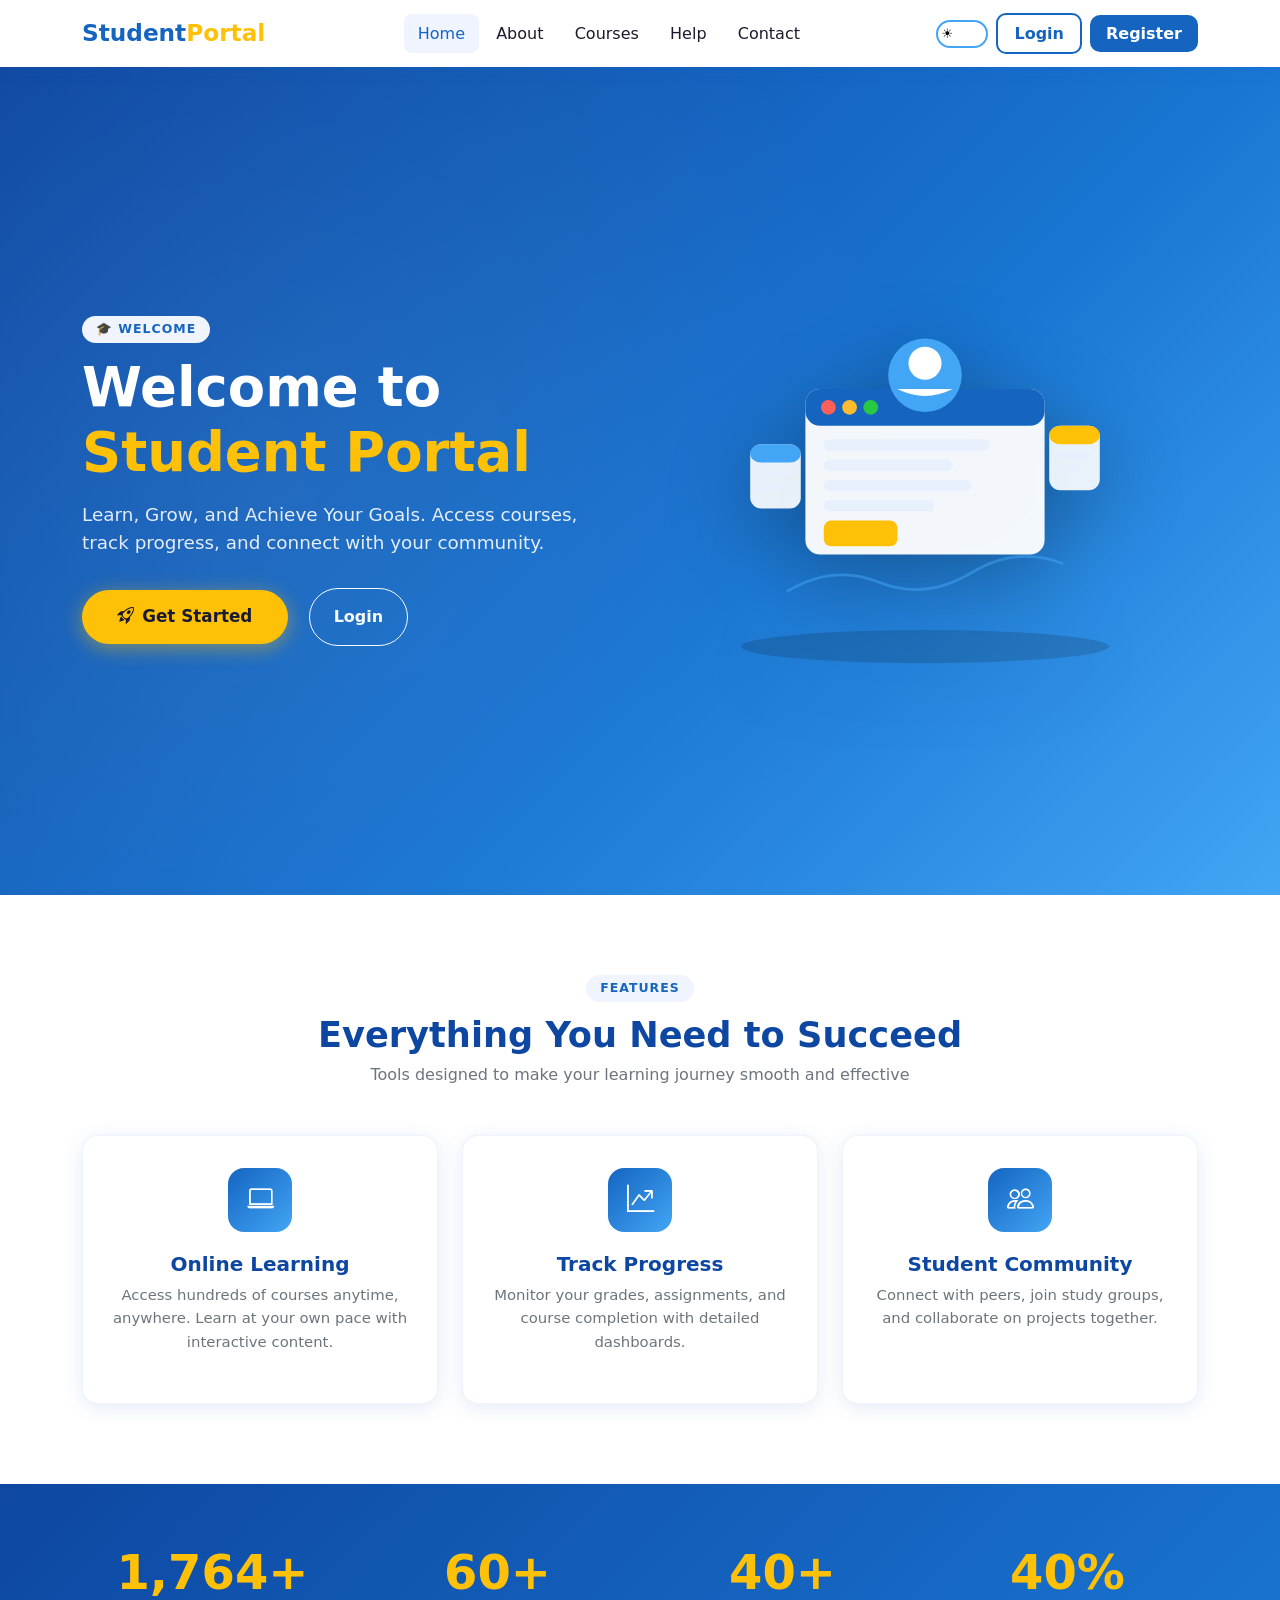
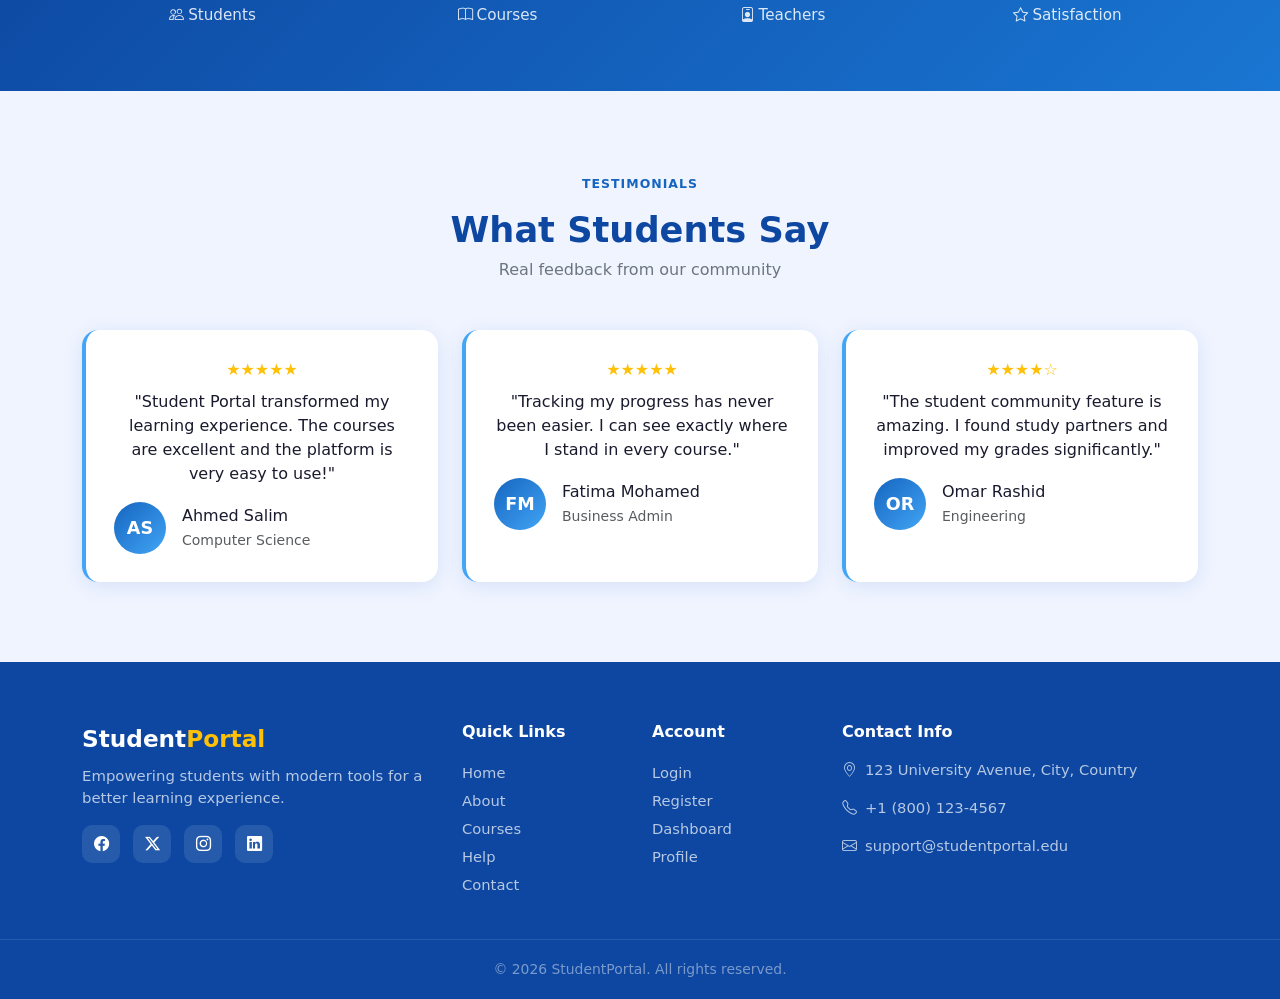
<file: index.html>
﻿<!DOCTYPE html>
<html lang="en">
<head>
<meta charset="UTF-8"/>
<meta name="viewport" content="width=device-width, initial-scale=1.0"/>
<title>Student Portal - Home</title>
<link href="https://cdn.jsdelivr.net/npm/bootstrap@5.3.2/dist/css/bootstrap.min.css" rel="stylesheet"/>
<link href="https://cdn.jsdelivr.net/npm/bootstrap-icons@1.11.3/font/bootstrap-icons.min.css" rel="stylesheet"/>
<link href="css/style.css" rel="stylesheet"/>
</head>
<body>
<!-- Loading -->
<div id="loader"><div class="ld-logo">Student<span>Portal</span></div><div class="ld-spin"></div></div>
<!-- Toasts -->
<div id="toasts"></div>
<!-- Navbar -->
<nav class="navbar navbar-expand-lg">
  <div class="container">
    <a class="navbar-brand" href="index.html">Student<span>Portal</span></a>
    <button class="navbar-toggler border-0" type="button" data-bs-toggle="collapse" data-bs-target="#nav"><i class="bi bi-list fs-4"></i></button>
    <div class="collapse navbar-collapse" id="nav">
      <ul class="navbar-nav mx-auto gap-1">
        <li class="nav-item"><a class="nav-link active" href="index.html">Home</a></li>
        <li class="nav-item"><a class="nav-link" href="#about">About</a></li>
        <li class="nav-item"><a class="nav-link" href="#courses">Courses</a></li>
        <li class="nav-item"><a class="nav-link" href="help.html">Help</a></li>
        <li class="nav-item"><a class="nav-link" href="contact.html">Contact</a></li>
      </ul>
      <div class="d-flex align-items-center gap-2">
        <button id="darkBtn" aria-label="Toggle dark mode"></button>
        <a href="login.html" class="nav-link btn-login">Login</a>
        <a href="register.html" class="nav-link btn-reg">Register</a>
      </div>
    </div>
  </div>
</nav>

<!-- Hero -->
<section class="hero">
  <div class="container position-relative">
    <div class="row align-items-center">
      <div class="col-lg-6 mb-4 mb-lg-0">
        <span class="sec-badge">🎓 Welcome</span>
        <h1 class="hero-title">Welcome to<br><span style="color:#FFC107">Student Portal</span></h1>
        <p class="hero-sub">Learn, Grow, and Achieve Your Goals. Access courses, track progress, and connect with your community.</p>
        <a href="register.html" class="btn-hero"><i class="bi bi-rocket-takeoff"></i> Get Started</a>
        <a href="login.html" class="btn btn-outline-light ms-3 px-4 py-3 rounded-pill fw-bold">Login</a>
      </div>
      <div class="col-lg-6 text-center">
        <svg class="hero-img" viewBox="0 0 500 400" xmlns="http://www.w3.org/2000/svg">
          <ellipse cx="250" cy="380" rx="200" ry="18" fill="rgba(0,0,0,0.15)"/>
          <rect x="120" y="100" width="260" height="180" rx="16" fill="#fff" opacity=".95"/>
          <rect x="120" y="100" width="260" height="40" rx="16" fill="#1565C0"/>
          <circle cx="145" cy="120" r="8" fill="#ff5f57"/><circle cx="168" cy="120" r="8" fill="#febc2e"/><circle cx="191" cy="120" r="8" fill="#28c840"/>
          <rect x="140" y="155" width="180" height="12" rx="6" fill="#e8f0fe"/>
          <rect x="140" y="177" width="140" height="12" rx="6" fill="#e8f0fe"/>
          <rect x="140" y="199" width="160" height="12" rx="6" fill="#e8f0fe"/>
          <rect x="140" y="221" width="120" height="12" rx="6" fill="#e8f0fe"/>
          <rect x="140" y="243" width="80" height="28" rx="8" fill="#FFC107"/>
          <circle cx="250" cy="85" r="40" fill="#42A5F5"/>
          <circle cx="250" cy="72" r="18" fill="#fff"/>
          <path d="M220 100 Q250 115 280 100" fill="#fff"/>
          <rect x="60" y="160" width="55" height="70" rx="12" fill="#fff" opacity=".9"/>
          <rect x="60" y="160" width="55" height="20" rx="12" fill="#42A5F5"/>
          <rect x="68" y="188" width="38" height="8" rx="4" fill="#e8f0fe"/>
          <rect x="68" y="202" width="28" height="8" rx="4" fill="#e8f0fe"/>
          <rect x="385" y="140" width="55" height="70" rx="12" fill="#fff" opacity=".9"/>
          <rect x="385" y="140" width="55" height="20" rx="12" fill="#FFC107"/>
          <rect x="393" y="168" width="38" height="8" rx="4" fill="#e8f0fe"/>
          <rect x="393" y="182" width="28" height="8" rx="4" fill="#e8f0fe"/>
          <path d="M100 320 Q150 290 200 310 Q250 330 300 300 Q350 270 400 290" stroke="#42A5F5" stroke-width="3" fill="none" opacity=".5"/>
        </svg>
      </div>
    </div>
  </div>
</section>

<!-- Features -->
<section class="sec" id="about">
  <div class="container text-center">
    <span class="sec-badge">Features</span>
    <h2 class="sec-title">Everything You Need to Succeed</h2>
    <p class="sec-subtitle">Tools designed to make your learning journey smooth and effective</p>
    <div class="row g-4">
      <div class="col-md-4">
        <div class="feature-card text-center">
          <div class="f-icon"><i class="bi bi-laptop"></i></div>
          <h5>Online Learning</h5>
          <p>Access hundreds of courses anytime, anywhere. Learn at your own pace with interactive content.</p>
        </div>
      </div>
      <div class="col-md-4">
        <div class="feature-card text-center">
          <div class="f-icon"><i class="bi bi-graph-up-arrow"></i></div>
          <h5>Track Progress</h5>
          <p>Monitor your grades, assignments, and course completion with detailed dashboards.</p>
        </div>
      </div>
      <div class="col-md-4">
        <div class="feature-card text-center">
          <div class="f-icon"><i class="bi bi-people"></i></div>
          <h5>Student Community</h5>
          <p>Connect with peers, join study groups, and collaborate on projects together.</p>
        </div>
      </div>
    </div>
  </div>
</section>

<!-- Stats -->
<section class="stats-sec" id="courses">
  <div class="container">
    <div class="row text-center">
      <div class="col-6 col-md-3">
        <div class="stat-item">
          <div class="stat-num" data-count="5000" data-suffix="+">5000+</div>
          <div class="stat-label"><i class="bi bi-people me-1"></i>Students</div>
        </div>
      </div>
      <div class="col-6 col-md-3">
        <div class="stat-item">
          <div class="stat-num" data-count="150" data-suffix="+">150+</div>
          <div class="stat-label"><i class="bi bi-book me-1"></i>Courses</div>
        </div>
      </div>
      <div class="col-6 col-md-3">
        <div class="stat-item">
          <div class="stat-num" data-count="80" data-suffix="+">80+</div>
          <div class="stat-label"><i class="bi bi-person-badge me-1"></i>Teachers</div>
        </div>
      </div>
      <div class="col-6 col-md-3">
        <div class="stat-item">
          <div class="stat-num" data-count="98" data-suffix="%">98%</div>
          <div class="stat-label"><i class="bi bi-star me-1"></i>Satisfaction</div>
        </div>
      </div>
    </div>
  </div>
</section>

<!-- Testimonials -->
<section class="sec section-light">
  <div class="container text-center">
    <span class="sec-badge">Testimonials</span>
    <h2 class="sec-title">What Students Say</h2>
    <p class="sec-subtitle">Real feedback from our community</p>
    <div class="row g-4">
      <div class="col-md-4">
        <div class="testimonial-card">
          <div class="stars mb-2">★★★★★</div>
          <p class="mb-3">"Student Portal transformed my learning experience. The courses are excellent and the platform is very easy to use!"</p>
          <div class="d-flex align-items-center gap-3">
            <div class="t-av">AS</div>
            <div class="text-start"><div class="fw-700">Ahmed Salim</div><small class="text-muted">Computer Science</small></div>
          </div>
        </div>
      </div>
      <div class="col-md-4">
        <div class="testimonial-card">
          <div class="stars mb-2">★★★★★</div>
          <p class="mb-3">"Tracking my progress has never been easier. I can see exactly where I stand in every course."</p>
          <div class="d-flex align-items-center gap-3">
            <div class="t-av">FM</div>
            <div class="text-start"><div class="fw-700">Fatima Mohamed</div><small class="text-muted">Business Admin</small></div>
          </div>
        </div>
      </div>
      <div class="col-md-4">
        <div class="testimonial-card">
          <div class="stars mb-2">★★★★☆</div>
          <p class="mb-3">"The student community feature is amazing. I found study partners and improved my grades significantly."</p>
          <div class="d-flex align-items-center gap-3">
            <div class="t-av">OR</div>
            <div class="text-start"><div class="fw-700">Omar Rashid</div><small class="text-muted">Engineering</small></div>
          </div>
        </div>
      </div>
    </div>
  </div>
</section>

<!-- Footer -->
<footer>
  <div class="container">
    <div class="row g-4">
      <div class="col-lg-4">
        <div class="foot-brand mb-2">Student<span>Portal</span></div>
        <p style="color:rgba(255,255,255,.7);font-size:.93rem;">Empowering students with modern tools for a better learning experience.</p>
        <div class="mt-3">
          <a href="#" class="soc-icon"><i class="bi bi-facebook"></i></a>
          <a href="#" class="soc-icon"><i class="bi bi-twitter-x"></i></a>
          <a href="#" class="soc-icon"><i class="bi bi-instagram"></i></a>
          <a href="#" class="soc-icon"><i class="bi bi-linkedin"></i></a>
        </div>
      </div>
      <div class="col-6 col-lg-2">
        <h6>Quick Links</h6>
        <a href="index.html" class="foot-link">Home</a>
        <a href="#about" class="foot-link">About</a>
        <a href="#courses" class="foot-link">Courses</a>
        <a href="help.html" class="foot-link">Help</a>
        <a href="contact.html" class="foot-link">Contact</a>
      </div>
      <div class="col-6 col-lg-2">
        <h6>Account</h6>
        <a href="login.html" class="foot-link">Login</a>
        <a href="register.html" class="foot-link">Register</a>
        <a href="#" class="foot-link">Dashboard</a>
        <a href="#" class="foot-link">Profile</a>
      </div>
      <div class="col-lg-4">
        <h6>Contact Info</h6>
        <p style="color:rgba(255,255,255,.7);font-size:.92rem;"><i class="bi bi-geo-alt me-2"></i>123 University Avenue, City, Country</p>
        <p style="color:rgba(255,255,255,.7);font-size:.92rem;"><i class="bi bi-telephone me-2"></i>+1 (800) 123-4567</p>
        <p style="color:rgba(255,255,255,.7);font-size:.92rem;"><i class="bi bi-envelope me-2"></i>support@studentportal.edu</p>
      </div>
    </div>
  </div>
  <div class="foot-bottom"><div class="container">© 2026 StudentPortal. All rights reserved.</div></div>
</footer>

<button id="btt" aria-label="Back to top"><i class="bi bi-arrow-up"></i></button>
<script src="https://cdn.jsdelivr.net/npm/bootstrap@5.3.2/dist/js/bootstrap.bundle.min.js"></script>
<script src="js/script.js"></script>
</body>
</html>
</file>
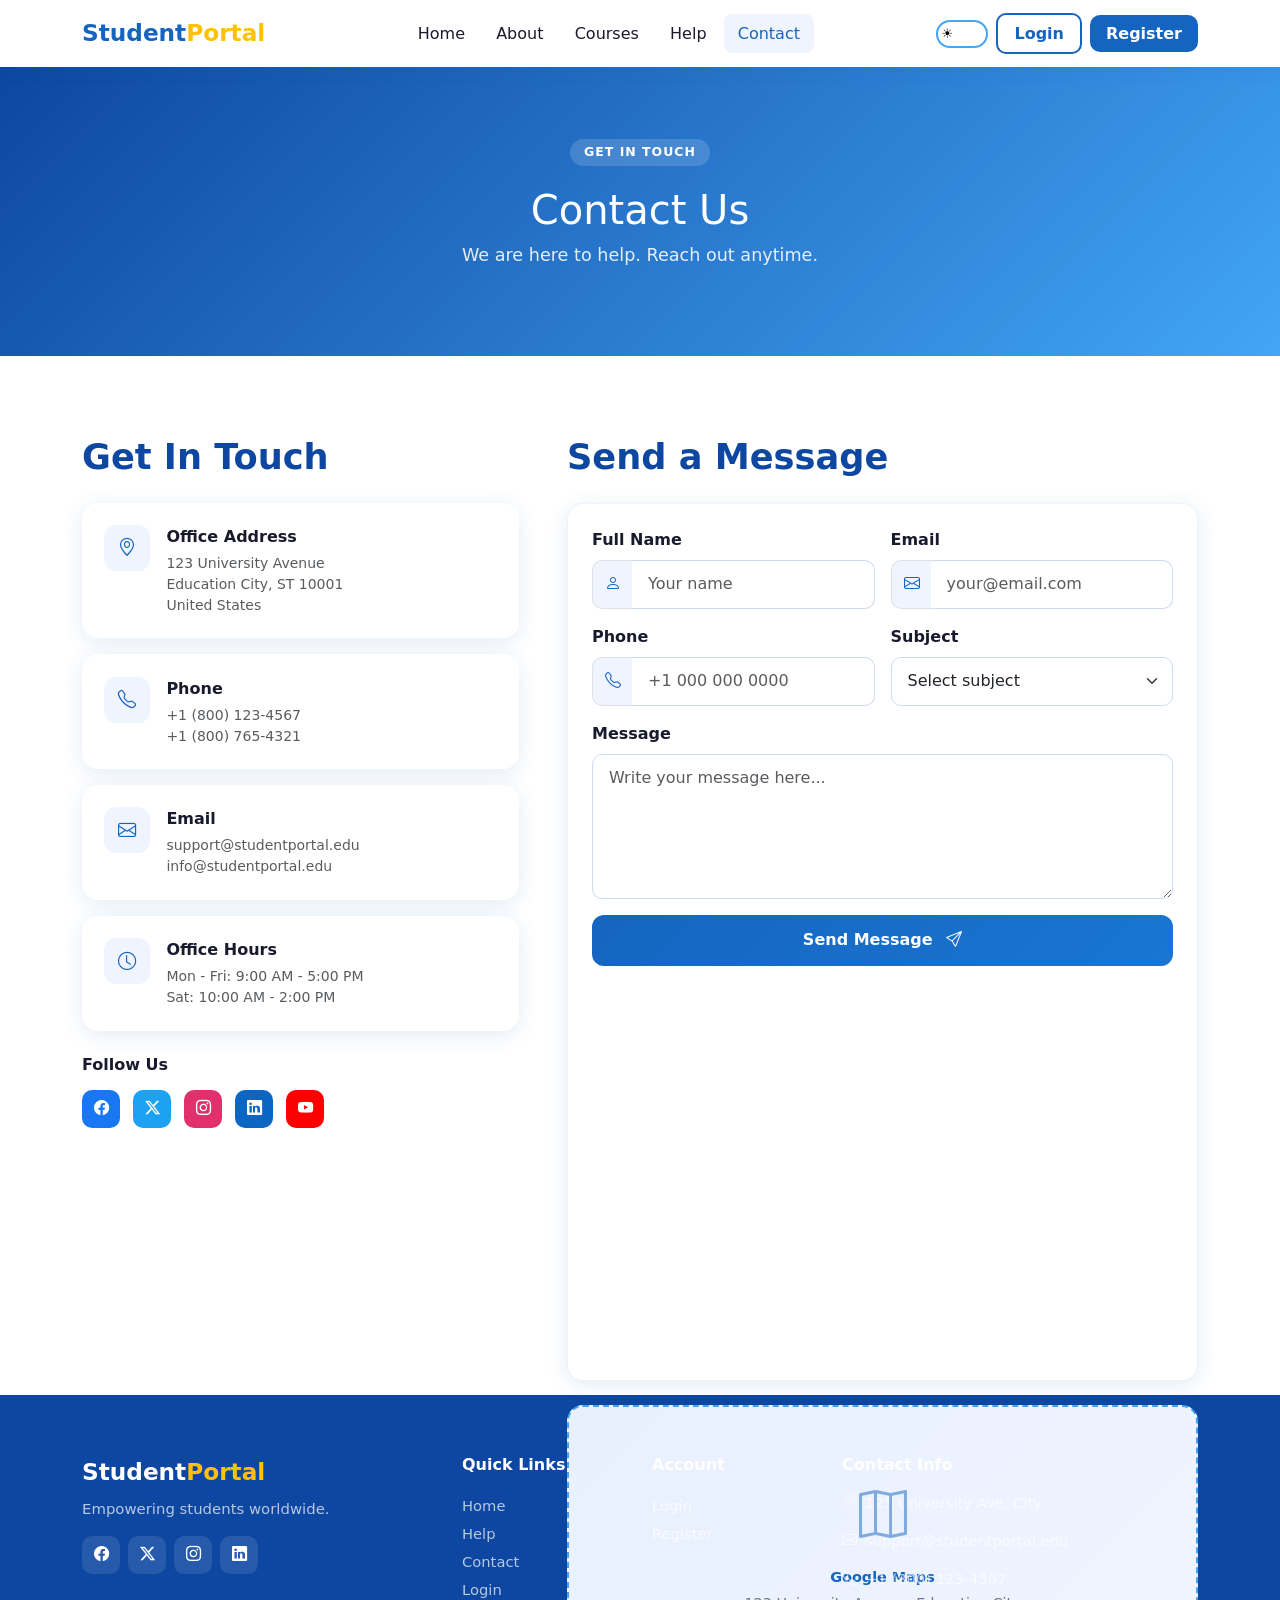
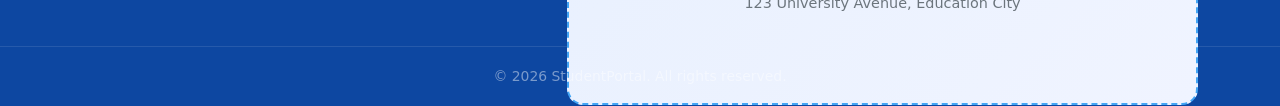
<file: contact.html>
﻿<!DOCTYPE html>
<html lang="en">
<head>
<meta charset="UTF-8"/><meta name="viewport" content="width=device-width,initial-scale=1.0"/>
<title>Contact - Student Portal</title>
<link href="https://cdn.jsdelivr.net/npm/bootstrap@5.3.2/dist/css/bootstrap.min.css" rel="stylesheet"/>
<link href="https://cdn.jsdelivr.net/npm/bootstrap-icons@1.11.3/font/bootstrap-icons.min.css" rel="stylesheet"/>
<link href="css/style.css" rel="stylesheet"/>
</head>
<body>
<div id="loader"><div class="ld-logo">Student<span>Portal</span></div><div class="ld-spin"></div></div>
<div id="toasts"></div>
<nav class="navbar navbar-expand-lg">
  <div class="container">
    <a class="navbar-brand" href="index.html">Student<span>Portal</span></a>
    <button class="navbar-toggler border-0" type="button" data-bs-toggle="collapse" data-bs-target="#nav"><i class="bi bi-list fs-4"></i></button>
    <div class="collapse navbar-collapse" id="nav">
      <ul class="navbar-nav mx-auto gap-1">
        <li><a class="nav-link" href="index.html">Home</a></li>
        <li><a class="nav-link" href="index.html#about">About</a></li>
        <li><a class="nav-link" href="index.html#courses">Courses</a></li>
        <li><a class="nav-link" href="help.html">Help</a></li>
        <li><a class="nav-link active" href="contact.html">Contact</a></li>
      </ul>
      <div class="d-flex align-items-center gap-2">
        <button id="darkBtn" aria-label="Toggle dark mode"></button>
        <a href="login.html" class="nav-link btn-login">Login</a>
        <a href="register.html" class="nav-link btn-reg">Register</a>
      </div>
    </div>
  </div>
</nav>

<section class="contact-hero">
  <div class="container">
    <span class="sec-badge" style="background:rgba(255,255,255,.15);color:#fff;">Get In Touch</span>
    <h1 class="fw-800 mt-2 mb-2" style="font-size:2.5rem;">Contact Us</h1>
    <p style="opacity:.88;font-size:1.1rem;">We are here to help. Reach out anytime.</p>
  </div>
</section>

<section class="sec">
  <div class="container">
    <div class="row g-5">
      <div class="col-lg-5">
        <h3 class="sec-title mb-4">Get In Touch</h3>
        <div class="contact-card">
          <div class="cc-icon"><i class="bi bi-geo-alt"></i></div>
          <div>
            <div class="fw-semibold mb-1">Office Address</div>
            <div class="text-muted small">123 University Avenue<br>Education City, ST 10001<br>United States</div>
          </div>
        </div>
        <div class="contact-card">
          <div class="cc-icon"><i class="bi bi-telephone"></i></div>
          <div>
            <div class="fw-semibold mb-1">Phone</div>
            <div class="text-muted small">+1 (800) 123-4567<br>+1 (800) 765-4321</div>
          </div>
        </div>
        <div class="contact-card">
          <div class="cc-icon"><i class="bi bi-envelope"></i></div>
          <div>
            <div class="fw-semibold mb-1">Email</div>
            <div class="text-muted small">support@studentportal.edu<br>info@studentportal.edu</div>
          </div>
        </div>
        <div class="contact-card">
          <div class="cc-icon"><i class="bi bi-clock"></i></div>
          <div>
            <div class="fw-semibold mb-1">Office Hours</div>
            <div class="text-muted small">Mon - Fri: 9:00 AM - 5:00 PM<br>Sat: 10:00 AM - 2:00 PM</div>
          </div>
        </div>
        <h6 class="mt-4 mb-3 fw-bold">Follow Us</h6>
        <a href="#" class="soc-icon" style="background:#1877F2;"><i class="bi bi-facebook"></i></a>
        <a href="#" class="soc-icon" style="background:#1DA1F2;"><i class="bi bi-twitter-x"></i></a>
        <a href="#" class="soc-icon" style="background:#E1306C;"><i class="bi bi-instagram"></i></a>
        <a href="#" class="soc-icon" style="background:#0A66C2;"><i class="bi bi-linkedin"></i></a>
        <a href="#" class="soc-icon" style="background:#FF0000;"><i class="bi bi-youtube"></i></a>
      </div>

      <div class="col-lg-7">
        <h3 class="sec-title mb-4">Send a Message</h3>
        <div class="feature-card p-4">
          <form id="contactForm">
            <div class="row g-3">
              <div class="col-md-6">
                <label class="form-label fw-semibold">Full Name</label>
                <div class="input-group">
                  <span class="input-group-text"><i class="bi bi-person"></i></span>
                  <input type="text" class="form-control" placeholder="Your name" required/>
                </div>
              </div>
              <div class="col-md-6">
                <label class="form-label fw-semibold">Email</label>
                <div class="input-group">
                  <span class="input-group-text"><i class="bi bi-envelope"></i></span>
                  <input type="email" class="form-control" placeholder="your@email.com" required/>
                </div>
              </div>
              <div class="col-md-6">
                <label class="form-label fw-semibold">Phone</label>
                <div class="input-group">
                  <span class="input-group-text"><i class="bi bi-telephone"></i></span>
                  <input type="tel" class="form-control" placeholder="+1 000 000 0000"/>
                </div>
              </div>
              <div class="col-md-6">
                <label class="form-label fw-semibold">Subject</label>
                <select class="form-select">
                  <option value="">Select subject</option>
                  <option>General Inquiry</option>
                  <option>Technical Support</option>
                  <option>Course Information</option>
                  <option>Billing</option>
                </select>
              </div>
              <div class="col-12">
                <label class="form-label fw-semibold">Message</label>
                <textarea class="form-control" rows="5" placeholder="Write your message here..." required></textarea>
              </div>
              <div class="col-12">
                <button type="submit" class="btn-submit">Send Message <i class="bi bi-send ms-2"></i></button>
              </div>
            </div>
          </form>
        </div>

        <div class="map-box mt-4">
          <i class="bi bi-map"></i>
          <p class="mb-1 fw-semibold" style="color:#1565C0;">Google Maps</p>
          <p>123 University Avenue, Education City</p>
        </div>
      </div>
    </div>
  </div>
</section>

<footer>
  <div class="container">
    <div class="row g-4">
      <div class="col-lg-4"><div class="foot-brand mb-2">Student<span>Portal</span></div><p style="color:rgba(255,255,255,.7);font-size:.93rem;">Empowering students worldwide.</p><div class="mt-3"><a href="#" class="soc-icon"><i class="bi bi-facebook"></i></a><a href="#" class="soc-icon"><i class="bi bi-twitter-x"></i></a><a href="#" class="soc-icon"><i class="bi bi-instagram"></i></a><a href="#" class="soc-icon"><i class="bi bi-linkedin"></i></a></div></div>
      <div class="col-6 col-lg-2"><h6>Quick Links</h6><a href="index.html" class="foot-link">Home</a><a href="help.html" class="foot-link">Help</a><a href="contact.html" class="foot-link">Contact</a><a href="login.html" class="foot-link">Login</a></div>
      <div class="col-6 col-lg-2"><h6>Account</h6><a href="login.html" class="foot-link">Login</a><a href="register.html" class="foot-link">Register</a></div>
      <div class="col-lg-4"><h6>Contact Info</h6><p style="color:rgba(255,255,255,.7);font-size:.92rem;"><i class="bi bi-geo-alt me-2"></i>123 University Ave, City</p><p style="color:rgba(255,255,255,.7);font-size:.92rem;"><i class="bi bi-envelope me-2"></i>support@studentportal.edu</p><p style="color:rgba(255,255,255,.7);font-size:.92rem;"><i class="bi bi-telephone me-2"></i>+1 (800) 123-4567</p></div>
    </div>
  </div>
  <div class="foot-bottom"><div class="container">© 2026 StudentPortal. All rights reserved.</div></div>
</footer>

<button id="btt" aria-label="Back to top"><i class="bi bi-arrow-up"></i></button>
<script src="https://cdn.jsdelivr.net/npm/bootstrap@5.3.2/dist/js/bootstrap.bundle.min.js"></script>
<script src="js/script.js"></script>
</body>
</html>
</file>
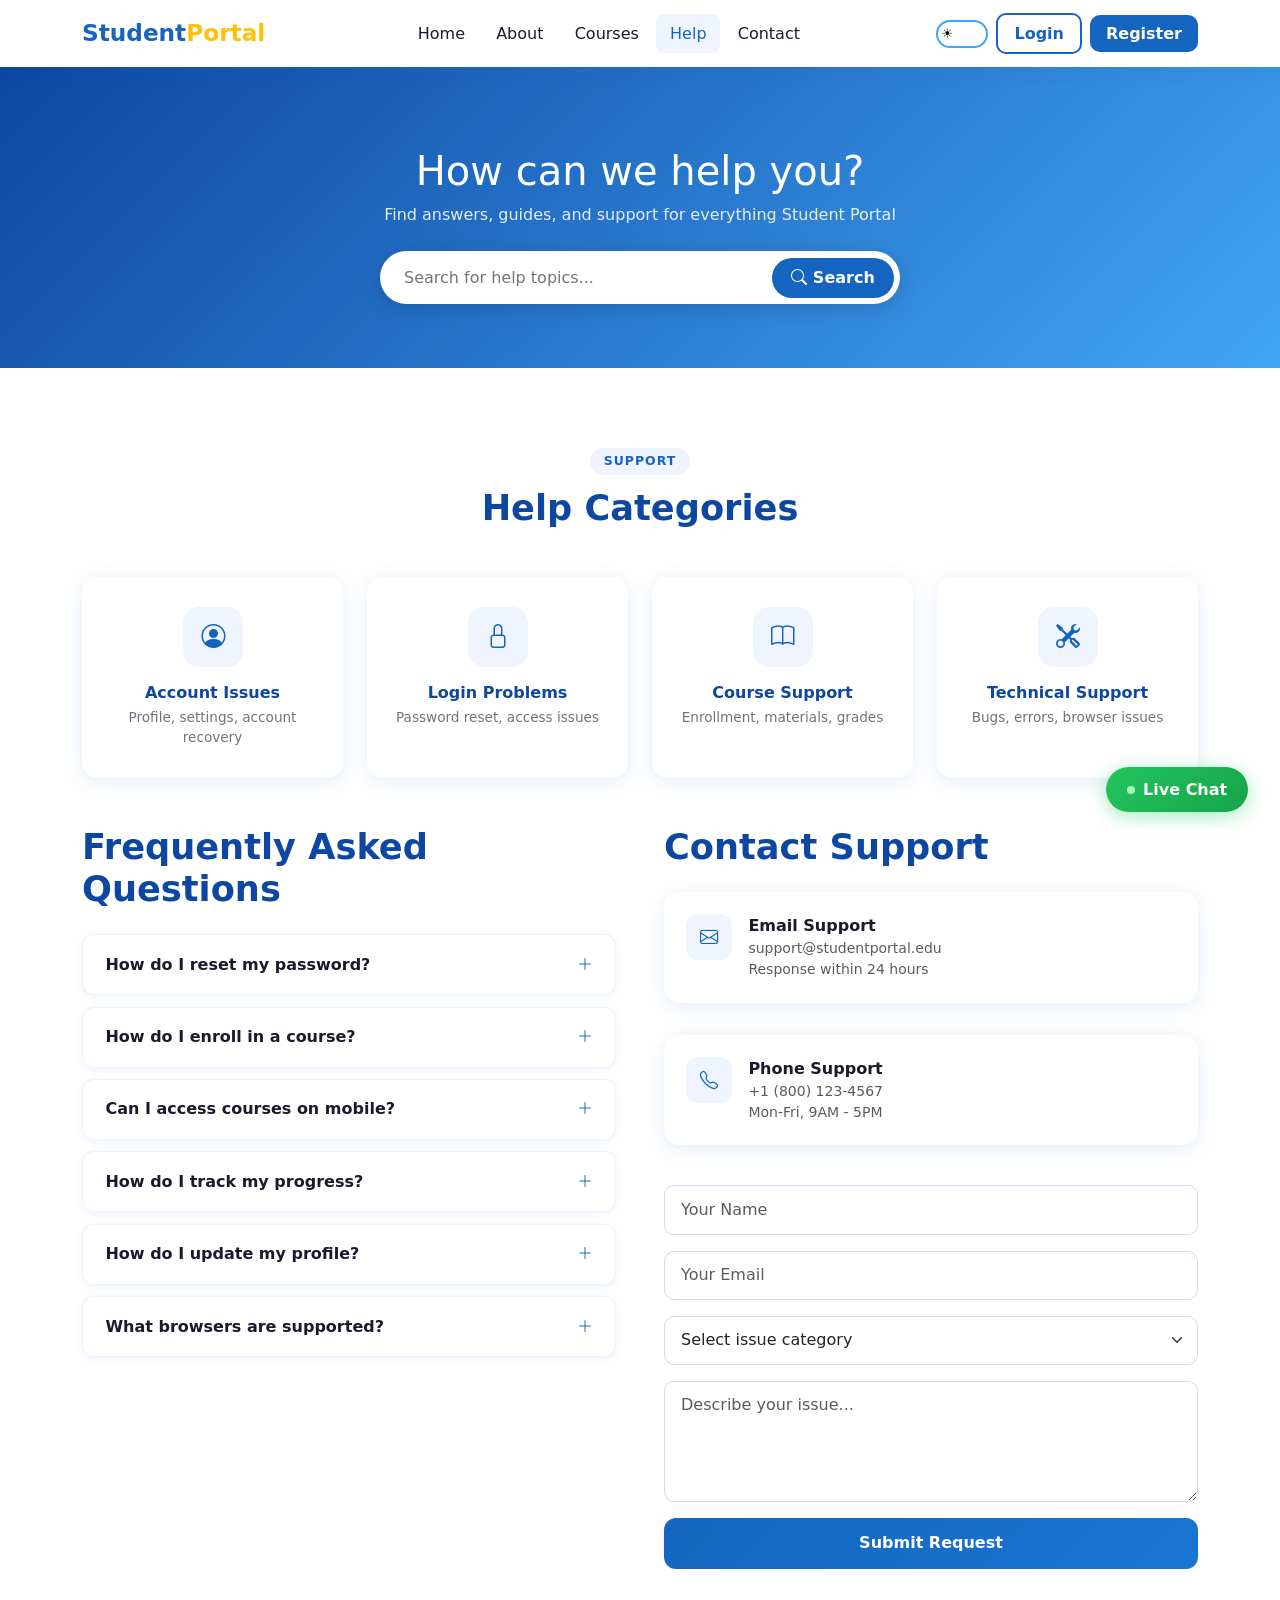
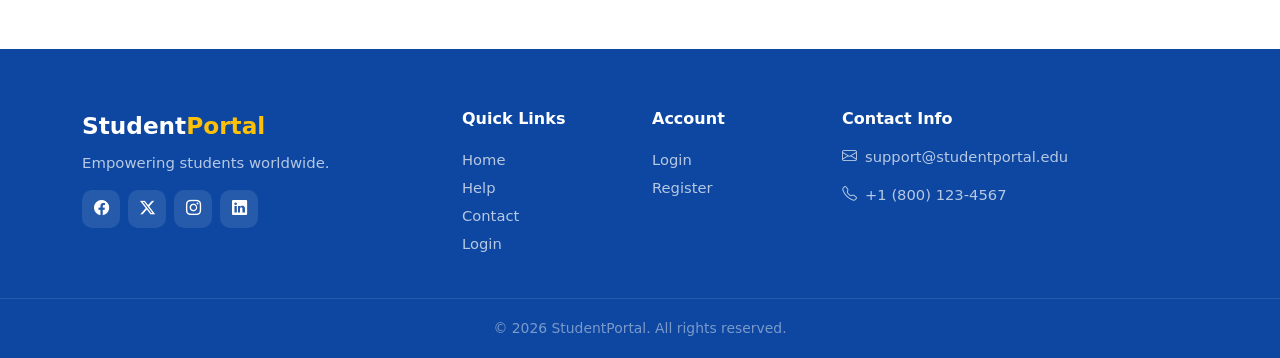
<file: help.html>
﻿<!DOCTYPE html>
<html lang="en">
<head>
<meta charset="UTF-8"/><meta name="viewport" content="width=device-width,initial-scale=1.0"/>
<title>Help - Student Portal</title>
<link href="https://cdn.jsdelivr.net/npm/bootstrap@5.3.2/dist/css/bootstrap.min.css" rel="stylesheet"/>
<link href="https://cdn.jsdelivr.net/npm/bootstrap-icons@1.11.3/font/bootstrap-icons.min.css" rel="stylesheet"/>
<link href="css/style.css" rel="stylesheet"/>
</head>
<body>
<div id="loader"><div class="ld-logo">Student<span>Portal</span></div><div class="ld-spin"></div></div>
<div id="toasts"></div>
<nav class="navbar navbar-expand-lg">
  <div class="container">
    <a class="navbar-brand" href="index.html">Student<span>Portal</span></a>
    <button class="navbar-toggler border-0" type="button" data-bs-toggle="collapse" data-bs-target="#nav"><i class="bi bi-list fs-4"></i></button>
    <div class="collapse navbar-collapse" id="nav">
      <ul class="navbar-nav mx-auto gap-1">
        <li><a class="nav-link" href="index.html">Home</a></li>
        <li><a class="nav-link" href="index.html#about">About</a></li>
        <li><a class="nav-link" href="index.html#courses">Courses</a></li>
        <li><a class="nav-link active" href="help.html">Help</a></li>
        <li><a class="nav-link" href="contact.html">Contact</a></li>
      </ul>
      <div class="d-flex align-items-center gap-2">
        <button id="darkBtn" aria-label="Toggle dark mode"></button>
        <a href="login.html" class="nav-link btn-login">Login</a>
        <a href="register.html" class="nav-link btn-reg">Register</a>
      </div>
    </div>
  </div>
</nav>

<section class="help-hero">
  <div class="container">
    <h1 class="fw-800 mb-2" style="font-size:2.5rem;">How can we help you?</h1>
    <p class="mb-0" style="opacity:.88;">Find answers, guides, and support for everything Student Portal</p>
    <div class="help-search">
      <input type="text" id="helpSearchInput" placeholder="Search for help topics..."/>
      <button><i class="bi bi-search"></i> Search</button>
    </div>
  </div>
</section>

<section class="sec">
  <div class="container">
    <div class="text-center mb-5">
      <span class="sec-badge">Support</span>
      <h2 class="sec-title">Help Categories</h2>
    </div>
    <div class="row g-4 mb-5">
      <div class="col-6 col-md-3"><div class="help-cat"><div class="hc-icon"><i class="bi bi-person-circle"></i></div><h6>Account Issues</h6><p>Profile, settings, account recovery</p></div></div>
      <div class="col-6 col-md-3"><div class="help-cat"><div class="hc-icon"><i class="bi bi-lock"></i></div><h6>Login Problems</h6><p>Password reset, access issues</p></div></div>
      <div class="col-6 col-md-3"><div class="help-cat"><div class="hc-icon"><i class="bi bi-book"></i></div><h6>Course Support</h6><p>Enrollment, materials, grades</p></div></div>
      <div class="col-6 col-md-3"><div class="help-cat"><div class="hc-icon"><i class="bi bi-tools"></i></div><h6>Technical Support</h6><p>Bugs, errors, browser issues</p></div></div>
    </div>

    <div class="row g-5">
      <div class="col-lg-6">
        <h3 class="sec-title mb-4">Frequently Asked Questions</h3>
        <div class="faq-item">
          <div class="faq-q">How do I reset my password? <i class="faq-ic bi bi-plus-lg"></i></div>
          <div class="faq-a">Go to the Login page and click "Forgot Password". Enter your registered email and follow the reset link sent to your inbox.</div>
        </div>
        <div class="faq-item">
          <div class="faq-q">How do I enroll in a course? <i class="faq-ic bi bi-plus-lg"></i></div>
          <div class="faq-a">After logging in, browse the Courses section, click on your desired course and hit "Enroll Now". Enrollment is instant.</div>
        </div>
        <div class="faq-item">
          <div class="faq-q">Can I access courses on mobile? <i class="faq-ic bi bi-plus-lg"></i></div>
          <div class="faq-a">Yes! Student Portal is fully responsive and works on all devices including smartphones and tablets.</div>
        </div>
        <div class="faq-item">
          <div class="faq-q">How do I track my progress? <i class="faq-ic bi bi-plus-lg"></i></div>
          <div class="faq-a">Visit your Dashboard after login. You will see progress bars for each enrolled course and assignment completion status.</div>
        </div>
        <div class="faq-item">
          <div class="faq-q">How do I update my profile? <i class="faq-ic bi bi-plus-lg"></i></div>
          <div class="faq-a">Click on your profile avatar in the top right corner and select "Edit Profile" to update your information.</div>
        </div>
        <div class="faq-item">
          <div class="faq-q">What browsers are supported? <i class="faq-ic bi bi-plus-lg"></i></div>
          <div class="faq-a">We support all modern browsers: Chrome, Firefox, Edge, and Safari. Keep your browser updated for the best experience.</div>
        </div>
      </div>

      <div class="col-lg-6">
        <h3 class="sec-title mb-4">Contact Support</h3>
        <div class="row g-3 mb-4">
          <div class="col-12">
            <div class="contact-card">
              <div class="cc-icon"><i class="bi bi-envelope"></i></div>
              <div><div class="fw-semibold">Email Support</div><div class="text-muted small">support@studentportal.edu</div><div class="text-muted small">Response within 24 hours</div></div>
            </div>
          </div>
          <div class="col-12">
            <div class="contact-card">
              <div class="cc-icon"><i class="bi bi-telephone"></i></div>
              <div><div class="fw-semibold">Phone Support</div><div class="text-muted small">+1 (800) 123-4567</div><div class="text-muted small">Mon-Fri, 9AM - 5PM</div></div>
            </div>
          </div>
        </div>
        <form id="supportForm">
          <div class="mb-3">
            <input type="text" class="form-control" placeholder="Your Name" required/>
          </div>
          <div class="mb-3">
            <input type="email" class="form-control" placeholder="Your Email" required/>
          </div>
          <div class="mb-3">
            <select class="form-select">
              <option value="">Select issue category</option>
              <option>Account Issues</option><option>Login Problems</option>
              <option>Course Support</option><option>Technical Support</option>
            </select>
          </div>
          <div class="mb-3">
            <textarea class="form-control" rows="4" placeholder="Describe your issue..."></textarea>
          </div>
          <button type="submit" class="btn-submit">Submit Request</button>
        </form>
      </div>
    </div>
  </div>
</section>

<footer>
  <div class="container">
    <div class="row g-4">
      <div class="col-lg-4"><div class="foot-brand mb-2">Student<span>Portal</span></div><p style="color:rgba(255,255,255,.7);font-size:.93rem;">Empowering students worldwide.</p><div class="mt-3"><a href="#" class="soc-icon"><i class="bi bi-facebook"></i></a><a href="#" class="soc-icon"><i class="bi bi-twitter-x"></i></a><a href="#" class="soc-icon"><i class="bi bi-instagram"></i></a><a href="#" class="soc-icon"><i class="bi bi-linkedin"></i></a></div></div>
      <div class="col-6 col-lg-2"><h6>Quick Links</h6><a href="index.html" class="foot-link">Home</a><a href="help.html" class="foot-link">Help</a><a href="contact.html" class="foot-link">Contact</a><a href="login.html" class="foot-link">Login</a></div>
      <div class="col-6 col-lg-2"><h6>Account</h6><a href="login.html" class="foot-link">Login</a><a href="register.html" class="foot-link">Register</a></div>
      <div class="col-lg-4"><h6>Contact Info</h6><p style="color:rgba(255,255,255,.7);font-size:.92rem;"><i class="bi bi-envelope me-2"></i>support@studentportal.edu</p><p style="color:rgba(255,255,255,.7);font-size:.92rem;"><i class="bi bi-telephone me-2"></i>+1 (800) 123-4567</p></div>
    </div>
  </div>
  <div class="foot-bottom"><div class="container">© 2026 StudentPortal. All rights reserved.</div></div>
</footer>

<button id="btt" aria-label="Back to top"><i class="bi bi-arrow-up"></i></button>
<button id="chatBtn"><div class="chat-dot"></div> Live Chat</button>
<script src="https://cdn.jsdelivr.net/npm/bootstrap@5.3.2/dist/js/bootstrap.bundle.min.js"></script>
<script src="js/script.js"></script>
</body>
</html>
</file>
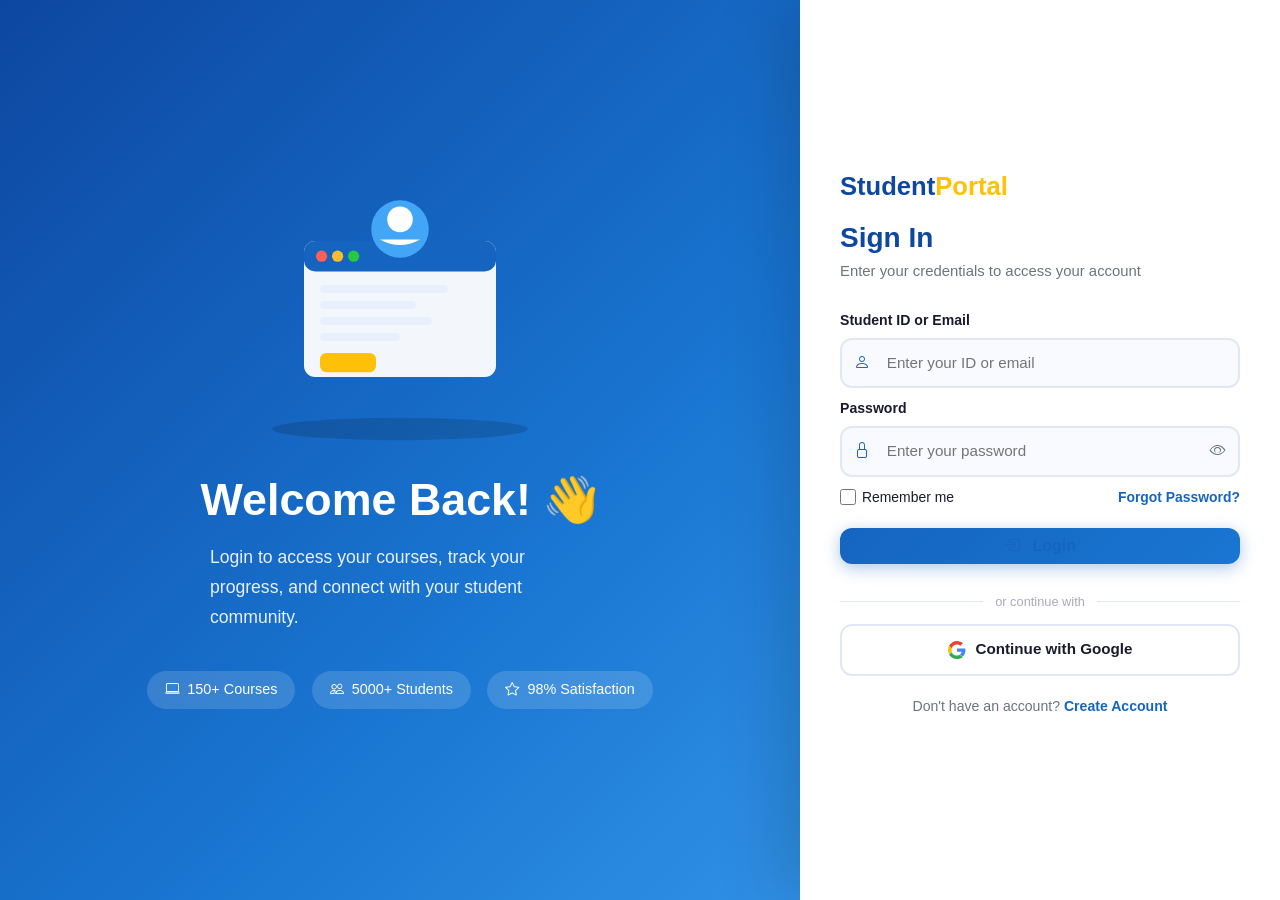
<file: login.html>
﻿<!DOCTYPE html>
<html lang="en">
<head>
<meta charset="UTF-8"/>
<meta name="viewport" content="width=device-width,initial-scale=1.0"/>
<title>Login - Student Portal</title>
<link href="https://cdn.jsdelivr.net/npm/bootstrap@5.3.2/dist/css/bootstrap.min.css" rel="stylesheet"/>
<link href="https://cdn.jsdelivr.net/npm/bootstrap-icons@1.11.3/font/bootstrap-icons.min.css" rel="stylesheet"/>
<link href="css/style.css" rel="stylesheet"/>
<style>
  body { margin:0; font-family:'Segoe UI',sans-serif; }
  .login-page {
    min-height:100vh;
    display:flex;
    background: linear-gradient(135deg, #0D47A1 0%, #1976D2 50%, #42A5F5 100%);
  }
  .login-left {
    flex:1; display:flex; flex-direction:column;
    align-items:center; justify-content:center;
    padding:3rem; color:#fff;
    display:none;
  }
  @media(min-width:992px){ .login-left { display:flex; } }
  .login-left h1 { font-size:2.8rem; font-weight:900; margin-bottom:1rem; }
  .login-left p  { font-size:1.1rem; opacity:.9; max-width:380px; line-height:1.7; }
  .login-illustration { width:320px; margin-bottom:2rem; animation:float 3s ease-in-out infinite; }
  @keyframes float{ 0%,100%{transform:translateY(0)} 50%{transform:translateY(-16px)} }
  .feature-pill {
    display:inline-flex; align-items:center; gap:8px;
    background:rgba(255,255,255,.15); border-radius:50px;
    padding:8px 18px; margin:6px; font-size:.9rem; backdrop-filter:blur(4px);
  }
  .login-right {
    width:100%; max-width:480px;
    background:#fff; display:flex; align-items:center; justify-content:center;
    padding:2.5rem 2rem;
    box-shadow:-20px 0 60px rgba(0,0,0,.15);
  }
  .login-box { width:100%; max-width:400px; }
  .brand { font-size:1.6rem; font-weight:900; color:#0D47A1; text-decoration:none; }
  .brand span { color:#FFC107; }
  .login-box h2 { font-size:1.75rem; font-weight:800; color:#0D47A1; margin:1rem 0 .3rem; }
  .login-box .sub { color:#6c757d; font-size:.93rem; margin-bottom:1.75rem; }
  .field-label { font-weight:600; font-size:.88rem; color:#1a1a2e; margin-bottom:.4rem; display:block; }
  .inp-wrap { position:relative; margin-bottom:1rem; }
  .inp-icon { position:absolute; left:14px; top:50%; transform:translateY(-50%); color:#1565C0; font-size:1rem; }
  .inp-wrap input {
    width:100%; padding:.75rem 1rem .75rem 2.8rem;
    border:2px solid #e0e8f5; border-radius:12px;
    font-size:.95rem; outline:none; transition:border .3s, box-shadow .3s;
    background:#F8FAFF;
  }
  .inp-wrap input:focus { border-color:#42A5F5; box-shadow:0 0 0 3px rgba(66,165,245,.18); background:#fff; }
  .eye-btn { position:absolute; right:14px; top:50%; transform:translateY(-50%); background:none; border:none; cursor:pointer; color:#6c757d; font-size:1rem; }
  .err-msg { color:#ef4444; font-size:.77rem; margin-top:-6px; margin-bottom:6px; }
  .row-between { display:flex; justify-content:space-between; align-items:center; margin-bottom:1.25rem; }
  .remember { display:flex; align-items:center; gap:6px; font-size:.87rem; color:#1a1a2e; }
  .remember input { width:16px; height:16px; accent-color:#1565C0; }
  .forgot { font-size:.87rem; color:#1565C0; text-decoration:none; font-weight:600; }
  .forgot:hover { text-decoration:underline; }
  .btn-login {
    width:100%; padding:.9rem; background:linear-gradient(135deg,#1565C0,#1976D2);
    color:#fff; border:none; border-radius:12px; font-size:1rem; font-weight:700;
    cursor:pointer; transition:all .3s; margin-bottom:1rem;
    box-shadow:0 4px 16px rgba(21,101,192,.35);
  }
  .btn-login:hover { background:linear-gradient(135deg,#0D47A1,#1565C0); transform:translateY(-2px); box-shadow:0 8px 24px rgba(21,101,192,.4); }
  .divider { display:flex; align-items:center; gap:.75rem; margin:.75rem 0; }
  .divider::before,.divider::after { content:''; flex:1; height:1px; background:#e0e8f5; }
  .divider span { color:#aab; font-size:.8rem; white-space:nowrap; }
  .btn-google {
    width:100%; padding:.8rem; background:#fff; border:2px solid #e0e8f5;
    border-radius:12px; font-size:.95rem; font-weight:600; cursor:pointer;
    display:flex; align-items:center; justify-content:center; gap:10px;
    transition:all .3s; color:#1a1a2e;
  }
  .btn-google:hover { border-color:#42A5F5; box-shadow:0 4px 14px rgba(21,101,192,.15); transform:translateY(-1px); }
  .signup-txt { text-align:center; margin-top:1.25rem; font-size:.88rem; color:#6c757d; }
  .signup-txt a { color:#1565C0; font-weight:700; text-decoration:none; }
  .signup-txt a:hover { text-decoration:underline; }
  #toasts { position:fixed; top:1.5rem; right:1.5rem; z-index:9999; display:flex; flex-direction:column; gap:.5rem; }
  .toast-n { background:#fff; border-radius:12px; padding:.85rem 1.1rem; box-shadow:0 8px 30px rgba(0,0,0,.15); display:flex; align-items:center; gap:10px; min-width:260px; border-left:4px solid #1565C0; animation:tIn .3s ease; }
  .toast-n.ok  { border-left-color:#22c55e; }
  .toast-n.err { border-left-color:#ef4444; }
  @keyframes tIn { from{opacity:0;transform:translateX(30px)} to{opacity:1;transform:translateX(0)} }
  #loader { position:fixed; inset:0; background:linear-gradient(135deg,#0D47A1,#42A5F5); display:flex; flex-direction:column; align-items:center; justify-content:center; z-index:9999; transition:opacity .5s,visibility .5s; }
  #loader.hide { opacity:0; visibility:hidden; pointer-events:none; }
  .ld-logo { font-size:2rem; font-weight:800; color:#fff; margin-bottom:1rem; }
  .ld-logo span { color:#FFC107; }
  .ld-spin { width:44px; height:44px; border:4px solid rgba(255,255,255,.3); border-top-color:#fff; border-radius:50%; animation:spin .8s linear infinite; }
  @keyframes spin { to{transform:rotate(360deg)} }
</style>
</head>
<body>

<div id="loader"><div class="ld-logo">Student<span>Portal</span></div><div class="ld-spin"></div></div>
<div id="toasts"></div>

<div class="login-page">
  <!-- Left Panel -->
  <div class="login-left">
    <svg class="login-illustration" viewBox="0 0 400 320" xmlns="http://www.w3.org/2000/svg">
      <ellipse cx="200" cy="305" rx="160" ry="14" fill="rgba(0,0,0,0.15)"/>
      <rect x="80" y="70" width="240" height="170" rx="14" fill="rgba(255,255,255,.95)"/>
      <rect x="80" y="70" width="240" height="38" rx="14" fill="#1565C0"/>
      <circle cx="102" cy="89" r="7" fill="#ff5f57"/>
      <circle cx="122" cy="89" r="7" fill="#febc2e"/>
      <circle cx="142" cy="89" r="7" fill="#28c840"/>
      <rect x="100" y="125" width="160" height="10" rx="5" fill="#e8f0fe"/>
      <rect x="100" y="145" width="120" height="10" rx="5" fill="#e8f0fe"/>
      <rect x="100" y="165" width="140" height="10" rx="5" fill="#e8f0fe"/>
      <rect x="100" y="185" width="100" height="10" rx="5" fill="#e8f0fe"/>
      <rect x="100" y="210" width="70" height="24" rx="8" fill="#FFC107"/>
      <circle cx="200" cy="55" r="36" fill="#42A5F5"/>
      <circle cx="200" cy="43" r="16" fill="#fff"/>
      <path d="M175 68 Q200 82 225 68" fill="#fff"/>
    </svg>
    <h1>Welcome Back! 👋</h1>
    <p>Login to access your courses, track your progress, and connect with your student community.</p>
    <div class="mt-3">
      <span class="feature-pill"><i class="bi bi-laptop"></i> 150+ Courses</span>
      <span class="feature-pill"><i class="bi bi-people"></i> 5000+ Students</span>
      <span class="feature-pill"><i class="bi bi-star"></i> 98% Satisfaction</span>
    </div>
  </div>

  <!-- Right Panel - Form -->
  <div class="login-right">
    <div class="login-box">
      <a href="index.html" class="brand">Student<span>Portal</span></a>
      <h2>Sign In</h2>
      <p class="sub">Enter your credentials to access your account</p>

      <form id="loginForm" novalidate>
        <div>
          <label class="field-label" for="loginId">Student ID or Email</label>
          <div class="inp-wrap">
            <i class="bi bi-person inp-icon"></i>
            <input type="text" id="loginId" placeholder="Enter your ID or email" autocomplete="username"/>
          </div>
          <div id="loginIdErr" class="err-msg"></div>
        </div>

        <div>
          <label class="field-label" for="loginPw">Password</label>
          <div class="inp-wrap">
            <i class="bi bi-lock inp-icon"></i>
            <input type="password" id="loginPw" placeholder="Enter your password" autocomplete="current-password"/>
            <button type="button" class="eye-btn" onclick="togglePw('loginPw',this)" aria-label="Show password">
              <i class="bi bi-eye"></i>
            </button>
          </div>
          <div id="loginPwErr" class="err-msg"></div>
        </div>

        <div class="row-between">
          <label class="remember">
            <input type="checkbox" id="rememberMe"/> Remember me
          </label>
          <a href="#" class="forgot">Forgot Password?</a>
        </div>

        <button type="submit" class="btn-login">
          <i class="bi bi-box-arrow-in-right me-2"></i> Login
        </button>

        <div class="divider"><span>or continue with</span></div>

        <button type="button" class="btn-google" onclick="showToast('Google login coming soon!','info')">
          <svg width="18" height="18" viewBox="0 0 48 48">
            <path fill="#EA4335" d="M24 9.5c3.5 0 6.6 1.2 9 3.2l6.7-6.7C35.8 2.5 30.2 0 24 0 14.6 0 6.6 5.4 2.6 13.3l7.8 6C12.1 13.1 17.6 9.5 24 9.5z"/>
            <path fill="#4285F4" d="M46.5 24.5c0-1.6-.1-3.1-.4-4.5H24v8.5h12.7c-.6 3-2.3 5.5-4.8 7.2l7.5 5.8c4.4-4 7.1-10 7.1-17z"/>
            <path fill="#FBBC05" d="M10.4 28.7A14.5 14.5 0 0 1 9.5 24c0-1.6.3-3.2.9-4.7l-7.8-6A23.9 23.9 0 0 0 0 24c0 3.9.9 7.5 2.6 10.7l7.8-6z"/>
            <path fill="#34A853" d="M24 48c6.2 0 11.4-2 15.2-5.5l-7.5-5.8c-2 1.4-4.7 2.2-7.7 2.2-6.4 0-11.8-3.6-13.6-9.2l-7.8 6C6.6 42.6 14.6 48 24 48z"/>
          </svg>
          Continue with Google
        </button>
      </form>

      <p class="signup-txt">Don't have an account? <a href="register.html">Create Account</a></p>
    </div>
  </div>
</div>

<script>
window.addEventListener('load',()=>{ setTimeout(()=>{ const l=document.getElementById('loader'); if(l) l.classList.add('hide'); },700); });

function togglePw(id, btn) {
  const inp = document.getElementById(id);
  const isPass = inp.type === 'password';
  inp.type = isPass ? 'text' : 'password';
  btn.innerHTML = isPass ? '<i class="bi bi-eye-slash"></i>' : '<i class="bi bi-eye"></i>';
}

function showToast(msg, type='info') {
  const c = document.getElementById('toasts');
  const icons = {ok:'✅',err:'❌',info:'ℹ️'};
  const t = document.createElement('div');
  t.className = 'toast-n ' + (type==='ok'?'ok':type==='err'?'err':'');
  t.innerHTML = `<span style="font-size:1.2rem">${icons[type]||'ℹ️'}</span><span style="flex:1;font-size:.88rem;font-weight:500">${msg}</span><button onclick="this.parentElement.remove()" style="background:none;border:none;cursor:pointer;color:#aaa">✕</button>`;
  c.appendChild(t);
  setTimeout(()=>t.remove(), 4000);
}

document.getElementById('loginForm').addEventListener('submit', function(e) {
  e.preventDefault();
  let valid = true;
  const id = document.getElementById('loginId');
  const pw = document.getElementById('loginPw');
  const idErr = document.getElementById('loginIdErr');
  const pwErr = document.getElementById('loginPwErr');
  idErr.textContent = ''; pwErr.textContent = '';

  if (!id.value.trim()) { idErr.textContent = 'Student ID or email is required'; valid = false; }
  if (!pw.value) { pwErr.textContent = 'Password is required'; valid = false; }
  else if (pw.value.length < 6) { pwErr.textContent = 'Minimum 6 characters'; valid = false; }

  if (valid) {
    showToast('Login successful! Welcome back ��', 'ok');
    setTimeout(()=> window.location.href='index.html', 1500);
  } else {
    showToast('Please fix the errors below', 'err');
  }
});
</script>
</body>
</html>
</file>
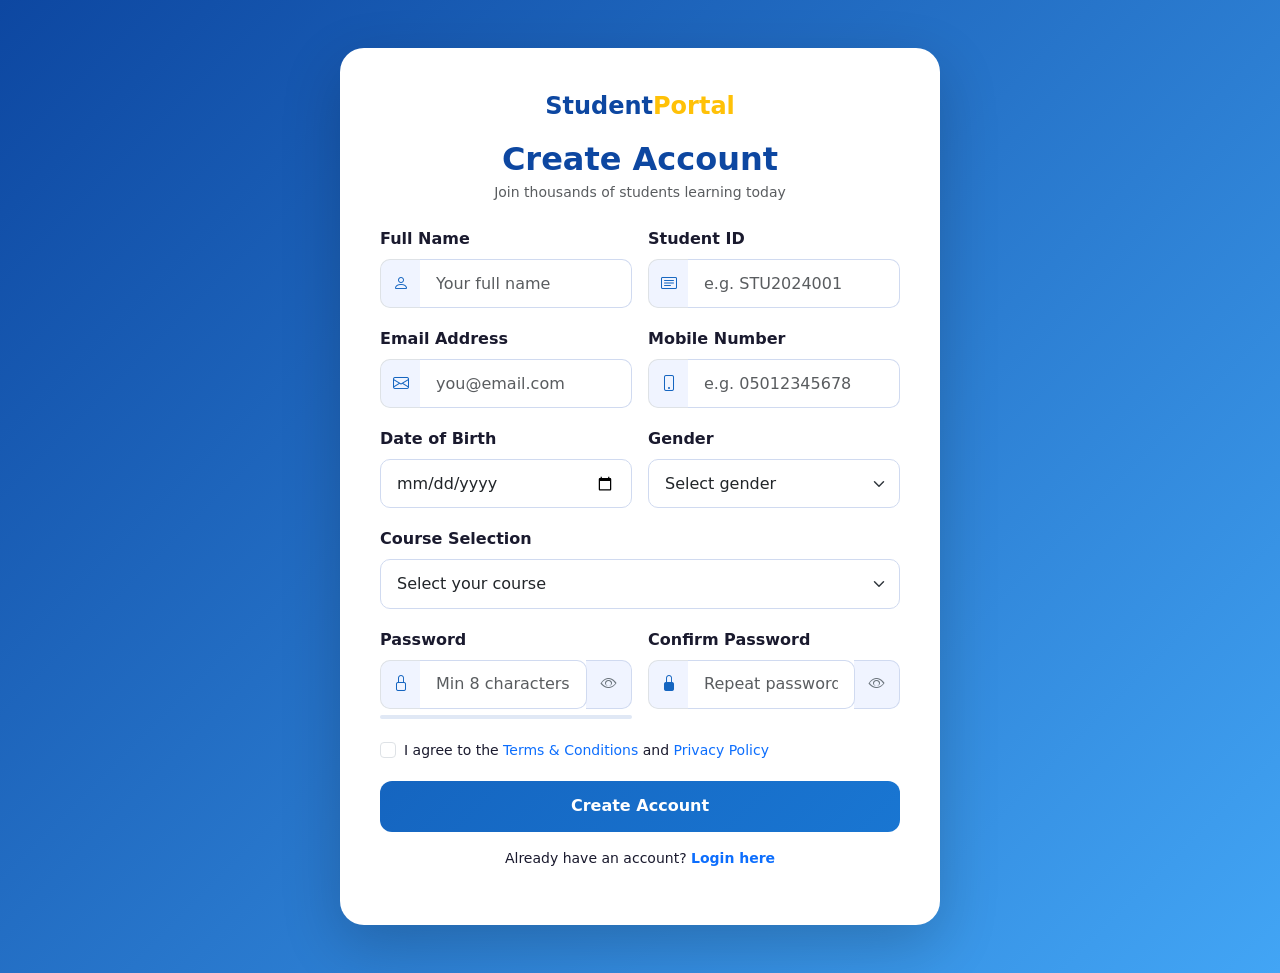
<file: register.html>
﻿<!DOCTYPE html>
<html lang="en">
<head>
<meta charset="UTF-8"/><meta name="viewport" content="width=device-width,initial-scale=1.0"/>
<title>Register - Student Portal</title>
<link href="https://cdn.jsdelivr.net/npm/bootstrap@5.3.2/dist/css/bootstrap.min.css" rel="stylesheet"/>
<link href="https://cdn.jsdelivr.net/npm/bootstrap-icons@1.11.3/font/bootstrap-icons.min.css" rel="stylesheet"/>
<link href="css/style.css" rel="stylesheet"/>
</head>
<body>
<div id="loader"><div class="ld-logo">Student<span>Portal</span></div><div class="ld-spin"></div></div>
<div id="toasts"></div>
<div class="auth-wrap" style="padding:3rem 1rem;">
<div class="form-card" style="max-width:600px;">
  <div class="text-center mb-4">
    <a href="index.html" style="font-size:1.5rem;font-weight:800;color:#0D47A1;text-decoration:none;">Student<span style="color:#FFC107">Portal</span></a>
    <h2 class="mt-3 mb-1">Create Account</h2>
    <p class="text-muted small">Join thousands of students learning today</p>
  </div>
  <form id="registerForm" novalidate>
    <div class="row g-3">
      <div class="col-md-6">
        <label class="form-label fw-semibold" for="regName">Full Name</label>
        <div class="input-group">
          <span class="input-group-text"><i class="bi bi-person"></i></span>
          <input type="text" id="regName" class="form-control" placeholder="Your full name"/>
        </div>
        <div id="regNameErr" class="fm e"></div>
      </div>
      <div class="col-md-6">
        <label class="form-label fw-semibold" for="regId">Student ID</label>
        <div class="input-group">
          <span class="input-group-text"><i class="bi bi-card-text"></i></span>
          <input type="text" id="regId" class="form-control" placeholder="e.g. STU2024001"/>
        </div>
        <div id="regIdErr" class="fm e"></div>
      </div>
      <div class="col-md-6">
        <label class="form-label fw-semibold" for="regEmail">Email Address</label>
        <div class="input-group">
          <span class="input-group-text"><i class="bi bi-envelope"></i></span>
          <input type="email" id="regEmail" class="form-control" placeholder="you@email.com"/>
        </div>
        <div id="regEmailErr" class="fm e"></div>
      </div>
      <div class="col-md-6">
        <label class="form-label fw-semibold" for="regMobile">Mobile Number</label>
        <div class="input-group">
          <span class="input-group-text"><i class="bi bi-phone"></i></span>
          <input type="tel" id="regMobile" class="form-control" placeholder="e.g. 05012345678"/>
        </div>
        <div id="regMobileErr" class="fm e"></div>
      </div>
      <div class="col-md-6">
        <label class="form-label fw-semibold" for="regDob">Date of Birth</label>
        <input type="date" id="regDob" class="form-control"/>
        <div id="regDobErr" class="fm e"></div>
      </div>
      <div class="col-md-6">
        <label class="form-label fw-semibold" for="regGender">Gender</label>
        <select id="regGender" class="form-select">
          <option value="">Select gender</option>
          <option>Male</option><option>Female</option><option>Prefer not to say</option>
        </select>
        <div id="regGenderErr" class="fm e"></div>
      </div>
      <div class="col-12">
        <label class="form-label fw-semibold" for="regCourse">Course Selection</label>
        <select id="regCourse" class="form-select">
          <option value="">Select your course</option>
          <option>Computer Science</option><option>Business Administration</option>
          <option>Engineering</option><option>Medicine</option>
          <option>Arts & Design</option><option>Law</option><option>Education</option>
        </select>
        <div id="regCourseErr" class="fm e"></div>
      </div>
      <div class="col-md-6">
        <label class="form-label fw-semibold" for="regPw">Password</label>
        <div class="input-group">
          <span class="input-group-text"><i class="bi bi-lock"></i></span>
          <input type="password" id="regPw" class="form-control" placeholder="Min 8 characters"/>
          <button type="button" class="pass-eye" data-target="regPw" aria-label="Toggle password"><i class="bi bi-eye"></i></button>
        </div>
        <div class="str-bar"><div class="str-fill" id="strFill"></div></div>
        <div class="fm" id="strLabel"></div>
        <div id="regPwErr" class="fm e"></div>
      </div>
      <div class="col-md-6">
        <label class="form-label fw-semibold" for="regCpw">Confirm Password</label>
        <div class="input-group">
          <span class="input-group-text"><i class="bi bi-lock-fill"></i></span>
          <input type="password" id="regCpw" class="form-control" placeholder="Repeat password"/>
          <button type="button" class="pass-eye" data-target="regCpw" aria-label="Toggle confirm password"><i class="bi bi-eye"></i></button>
        </div>
        <div id="regCpwErr" class="fm e"></div>
      </div>
      <div class="col-12">
        <div class="form-check">
          <input class="form-check-input" type="checkbox" id="regTerms"/>
          <label class="form-check-label small" for="regTerms">I agree to the <a href="#" class="text-primary">Terms & Conditions</a> and <a href="#" class="text-primary">Privacy Policy</a></label>
        </div>
        <div id="regTermsErr" class="fm e"></div>
      </div>
      <div class="col-12">
        <button type="submit" class="btn-submit">Create Account</button>
      </div>
    </div>
  </form>
  <p class="text-center small mt-3">Already have an account? <a href="login.html" class="text-primary fw-semibold">Login here</a></p>
</div>
</div>
<script src="https://cdn.jsdelivr.net/npm/bootstrap@5.3.2/dist/js/bootstrap.bundle.min.js"></script>
<script src="js/script.js"></script>
</body>
</html>
</file>
<file: css/style.css>
﻿/* ============================================
   Student Portal - style.css
   Theme: Blue (#1565C0) & White
   ============================================ */

:root {
  --primary:      #1565C0;
  --primary-lt:   #1976D2;
  --primary-ltr:  #42A5F5;
  --primary-dk:   #0D47A1;
  --accent:       #FFC107;
  --bg:           #ffffff;
  --light:        #F0F4FF;
  --text:         #1a1a2e;
  --muted:        #6c757d;
  --shadow:       0 4px 20px rgba(21,101,192,.12);
  --shadow-hv:    0 8px 32px rgba(21,101,192,.22);
  --radius:       16px;
  --tr:           all .3s ease;
}
body.dark { --bg:#0f172a; --light:#1a2540; --text:#e2e8f0; background:#0f172a!important; color:#e2e8f0!important; }
body.dark .navbar{background:#1e293b!important;}
body.dark .nav-link{color:#e2e8f0!important;}
body.dark .nav-link:hover,body.dark .nav-link.active{color:#42A5F5!important;background:rgba(66,165,245,.1);}
body.dark .feature-card,body.dark .testimonial-card,body.dark .form-card,body.dark .faq-item,body.dark .help-cat,body.dark .contact-card{background:#1e293b!important;color:#e2e8f0!important;}
body.dark .form-control,body.dark .form-select{background:#293548;color:#e2e8f0;border-color:#334155;}
body.dark .section-light{background:#1a2540!important;}
body.dark footer{background:#0a1128!important;}
body.dark .stat-num{color:#42A5F5!important;}
body.dark .map-box{background:linear-gradient(135deg,#1a2540,#1e293b);}
body.dark .input-group-text{background:#293548;border-color:#334155;}
body.dark .sec-title{color:#90CAF9;}
body.dark .feature-card h5,body.dark .help-cat h6{color:#90CAF9;}
*,*::before,*::after{box-sizing:border-box;margin:0;padding:0;}
html{scroll-behavior:smooth;}
body{font-family:'Segoe UI',system-ui,sans-serif;background:var(--bg);color:var(--text);transition:background .3s,color .3s;}
a{text-decoration:none;}

/* Loading */
#loader{position:fixed;inset:0;background:linear-gradient(135deg,#0D47A1,#42A5F5);display:flex;flex-direction:column;align-items:center;justify-content:center;z-index:9999;transition:opacity .5s,visibility .5s;}
#loader.hide{opacity:0;visibility:hidden;pointer-events:none;}
.ld-logo{font-size:2.4rem;font-weight:800;color:#fff;letter-spacing:2px;margin-bottom:1.5rem;}
.ld-logo span{color:#FFC107;}
.ld-spin{width:46px;height:46px;border:5px solid rgba(255,255,255,.3);border-top-color:#fff;border-radius:50%;animation:spin .85s linear infinite;}
@keyframes spin{to{transform:rotate(360deg);}}

/* Navbar */
.navbar{background:var(--bg);box-shadow:0 2px 16px rgba(21,101,192,.1);padding:.7rem 0;position:sticky;top:0;z-index:1000;transition:background .3s;}
.navbar-brand{font-size:1.45rem;font-weight:800;color:#1565C0!important;}
.navbar-brand span{color:#FFC107;}
.nav-link{font-weight:500;color:var(--text)!important;padding:.45rem .85rem!important;border-radius:8px;transition:var(--tr);}
.nav-link:hover,.nav-link.active{color:#1565C0!important;background:var(--light);}
.btn-login{border:2px solid #1565C0;color:#1565C0!important;border-radius:10px;font-weight:600;padding:.4rem 1rem!important;}
.btn-login:hover{background:#1565C0;color:#fff!important;}
.btn-reg{background:#1565C0;color:#fff!important;border-radius:10px;font-weight:600;padding:.4rem 1rem!important;}
.btn-reg:hover{background:#0D47A1;}
#darkBtn{background:none;border:2px solid #42A5F5;border-radius:50px;width:52px;height:28px;position:relative;cursor:pointer;transition:var(--tr);flex-shrink:0;}
#darkBtn::after{content:'☀️';position:absolute;top:50%;left:3px;transform:translateY(-50%);font-size:13px;transition:var(--tr);}
body.dark #darkBtn::after{content:'🌙';left:calc(100% - 22px);}

/* Hero */
.hero{background:linear-gradient(135deg,#0D47A1 0%,#1976D2 60%,#42A5F5 100%);min-height:92vh;display:flex;align-items:center;position:relative;overflow:hidden;}
.hero::before{content:'';position:absolute;inset:0;background:radial-gradient(circle at 20% 50%,rgba(255,255,255,.06) 0%,transparent 60%);}
.hero-title{font-size:clamp(2rem,5vw,3.4rem);font-weight:800;color:#fff;line-height:1.2;margin-bottom:1rem;}
.hero-sub{font-size:1.15rem;color:rgba(255,255,255,.88);margin-bottom:2rem;}
.hero-img{width:100%;max-width:460px;animation:float 3s ease-in-out infinite;filter:drop-shadow(0 20px 40px rgba(0,0,0,.3));}
@keyframes float{0%,100%{transform:translateY(0);}50%{transform:translateY(-18px);}}
.btn-hero{background:#FFC107;color:#1a1a2e;padding:.9rem 2.2rem;font-weight:700;border-radius:50px;font-size:1.05rem;border:none;transition:var(--tr);box-shadow:0 4px 20px rgba(255,193,7,.45);display:inline-flex;align-items:center;gap:8px;}
.btn-hero:hover{transform:translateY(-4px);box-shadow:0 8px 30px rgba(255,193,7,.55);color:#1a1a2e;}

/* Sections */
.sec{padding:80px 0;}
.section-light{background:var(--light);}
.sec-badge{display:inline-block;background:var(--light);color:#1565C0;font-size:.78rem;font-weight:700;padding:4px 14px;border-radius:50px;letter-spacing:1px;text-transform:uppercase;margin-bottom:.75rem;}
.sec-title{font-size:clamp(1.6rem,3vw,2.2rem);font-weight:800;color:#0D47A1;margin-bottom:.4rem;}
.sec-subtitle{color:var(--muted);font-size:1rem;margin-bottom:3rem;}

/* Feature Cards */
.feature-card{background:var(--bg);border-radius:16px;padding:2rem 1.5rem;box-shadow:0 4px 20px rgba(21,101,192,.12);transition:var(--tr);height:100%;border:1px solid rgba(21,101,192,.07);}
.feature-card:hover{transform:translateY(-8px);box-shadow:0 8px 32px rgba(21,101,192,.22);border-color:#42A5F5;}
.f-icon{width:64px;height:64px;background:linear-gradient(135deg,#1565C0,#42A5F5);border-radius:16px;display:flex;align-items:center;justify-content:center;margin:0 auto 1.25rem;}
.f-icon i{font-size:1.7rem;color:#fff;}
.feature-card h5{font-weight:700;color:#0D47A1;margin-bottom:.5rem;}
.feature-card p{color:var(--muted);font-size:.93rem;line-height:1.6;}

/* Stats */
.stats-sec{background:linear-gradient(135deg,#0D47A1,#1976D2);padding:64px 0;}
.stat-num{font-size:3rem;font-weight:900;color:#FFC107;line-height:1;}
.stat-label{color:rgba(255,255,255,.85);font-size:.95rem;margin-top:.5rem;}

/* Testimonials */
.testimonial-card{background:var(--bg);border-radius:16px;padding:1.75rem;box-shadow:0 4px 20px rgba(21,101,192,.12);border-left:4px solid #42A5F5;transition:var(--tr);height:100%;}
.testimonial-card:hover{transform:translateY(-5px);box-shadow:0 8px 32px rgba(21,101,192,.22);}
.t-av{width:52px;height:52px;border-radius:50%;background:linear-gradient(135deg,#1565C0,#42A5F5);display:flex;align-items:center;justify-content:center;color:#fff;font-weight:700;font-size:1.1rem;flex-shrink:0;}
.stars{color:#FFC107;}

/* Footer */
footer{background:#0D47A1;color:rgba(255,255,255,.82);padding:60px 0 0;}
.foot-brand{font-size:1.45rem;font-weight:800;color:#fff;}
.foot-brand span{color:#FFC107;}
footer h6{color:#fff;font-weight:700;margin-bottom:1.1rem;}
.foot-link{display:block;color:rgba(255,255,255,.7);padding:3px 0;transition:var(--tr);font-size:.92rem;}
.foot-link:hover{color:#FFC107;padding-left:6px;}
.soc-icon{display:inline-flex;align-items:center;justify-content:center;width:38px;height:38px;border-radius:10px;background:rgba(255,255,255,.1);color:#fff;margin-right:8px;transition:var(--tr);font-size:.95rem;}
.soc-icon:hover{background:#FFC107;color:#1a1a2e;transform:translateY(-3px);}
.foot-bottom{border-top:1px solid rgba(255,255,255,.1);padding:1.2rem 0;margin-top:2.5rem;font-size:.87rem;color:rgba(255,255,255,.45);text-align:center;}

/* Back to Top */
#btt{position:fixed;bottom:2rem;right:2rem;width:46px;height:46px;border-radius:50%;background:#1565C0;color:#fff;border:none;font-size:1.1rem;cursor:pointer;z-index:998;opacity:0;transform:translateY(20px);transition:var(--tr);box-shadow:0 4px 16px rgba(21,101,192,.4);}
#btt.show{opacity:1;transform:translateY(0);}
#btt:hover{background:#0D47A1;transform:translateY(-3px)!important;}

/* Toast */
#toasts{position:fixed;top:1.5rem;right:1.5rem;z-index:9998;display:flex;flex-direction:column;gap:.6rem;}
.toast{background:#fff;border-radius:12px;padding:.9rem 1.2rem;box-shadow:0 8px 32px rgba(0,0,0,.15);display:flex;align-items:center;gap:10px;min-width:280px;animation:tIn .35s ease;border-left:4px solid #1565C0;}
.toast.ok{border-left-color:#22c55e;}
.toast.err{border-left-color:#ef4444;}
.toast .ti{font-size:1.3rem;}
.toast .tm{flex:1;font-size:.88rem;font-weight:500;color:#1a1a2e;}
.toast .tc{background:none;border:none;cursor:pointer;color:#aaa;}
@keyframes tIn{from{opacity:0;transform:translateX(40px)}to{opacity:1;transform:translateX(0)}}

/* Auth Forms */
.auth-wrap{min-height:100vh;background:linear-gradient(135deg,#0D47A1 0%,#42A5F5 100%);display:flex;align-items:center;justify-content:center;padding:2rem 1rem;}
.form-card{background:#fff;border-radius:24px;padding:2.5rem;width:100%;max-width:500px;box-shadow:0 20px 60px rgba(0,0,0,.2);}
.form-card h2{font-weight:800;color:#0D47A1;}
.input-group-text{background:#F0F4FF;border-right:none;color:#1565C0;}
.form-control,.form-select{border-radius:10px!important;padding:.72rem 1rem;border-color:#d0daf0;transition:var(--tr);}
.form-control:focus,.form-select:focus{border-color:#42A5F5;box-shadow:0 0 0 3px rgba(66,165,245,.2);}
.input-group .form-control{border-radius:0 10px 10px 0!important;border-left:none;}
.input-group .input-group-text{border-radius:10px 0 0 10px!important;}
.pass-eye{cursor:pointer;background:#F0F4FF;border:1px solid #d0daf0;border-left:none;border-radius:0 10px 10px 0!important;color:#6c757d;padding:0 .9rem;}
.pass-eye:hover{color:#1565C0;}
.btn-submit{background:linear-gradient(135deg,#1565C0,#1976D2);color:#fff;border:none;padding:.85rem;font-weight:700;border-radius:12px;font-size:1rem;width:100%;transition:var(--tr);}
.btn-submit:hover{background:linear-gradient(135deg,#0D47A1,#1565C0);transform:translateY(-2px);box-shadow:0 6px 20px rgba(21,101,192,.35);}
.btn-google{background:#fff;border:2px solid #d0daf0;color:#1a1a2e;padding:.75rem;font-weight:600;border-radius:12px;width:100%;transition:var(--tr);display:flex;align-items:center;justify-content:center;gap:8px;}
.btn-google:hover{border-color:#42A5F5;box-shadow:0 4px 14px rgba(21,101,192,.15);}
.divider{display:flex;align-items:center;gap:1rem;margin:1rem 0;}
.divider::before,.divider::after{content:'';flex:1;height:1px;background:#e0e8f5;}
.divider span{color:#6c757d;font-size:.82rem;white-space:nowrap;}
.fm{font-size:.78rem;margin-top:3px;}
.fm.e{color:#ef4444;}
.fm.s{color:#22c55e;}
.str-bar{height:4px;border-radius:4px;background:#e0e8f5;overflow:hidden;margin-top:6px;}
.str-fill{height:100%;width:0;border-radius:4px;transition:width .4s,background .4s;}

/* Help Page */
.help-hero{background:linear-gradient(135deg,#0D47A1,#42A5F5);padding:80px 0 64px;color:#fff;text-align:center;}
.help-search{max-width:520px;margin:1.5rem auto 0;position:relative;}
.help-search input{border-radius:50px!important;padding:.9rem 1.5rem;padding-right:7rem;border:none;font-size:1rem;width:100%;box-shadow:0 4px 20px rgba(0,0,0,.15);}
.help-search button{position:absolute;right:6px;top:50%;transform:translateY(-50%);border-radius:50px;border:none;background:#1565C0;color:#fff;padding:.5rem 1.2rem;font-weight:600;cursor:pointer;}
.help-cat{background:var(--bg);border-radius:16px;padding:1.75rem 1.25rem;text-align:center;box-shadow:0 4px 20px rgba(21,101,192,.12);transition:var(--tr);cursor:pointer;border:2px solid transparent;height:100%;}
.help-cat:hover{transform:translateY(-6px);box-shadow:0 8px 32px rgba(21,101,192,.22);border-color:#42A5F5;}
.hc-icon{width:60px;height:60px;background:var(--light);border-radius:16px;display:flex;align-items:center;justify-content:center;margin:0 auto 1rem;font-size:1.5rem;color:#1565C0;}
.help-cat h6{font-weight:700;color:#0D47A1;margin-bottom:.3rem;}
.help-cat p{color:var(--muted);font-size:.85rem;margin:0;}
.faq-item{background:var(--bg);border-radius:12px;margin-bottom:.7rem;box-shadow:0 2px 8px rgba(21,101,192,.07);border:1px solid rgba(21,101,192,.08);overflow:hidden;}
.faq-q{padding:1.1rem 1.4rem;font-weight:600;cursor:pointer;display:flex;justify-content:space-between;align-items:center;transition:var(--tr);user-select:none;}
.faq-q:hover{background:var(--light);}
.faq-a{padding:0 1.4rem;max-height:0;overflow:hidden;transition:max-height .35s ease,padding .3s;color:var(--muted);font-size:.93rem;line-height:1.65;}
.faq-item.open .faq-a{max-height:300px;padding:0 1.4rem 1.1rem;}
.faq-item.open .faq-ic{transform:rotate(45deg);}
.faq-ic{transition:transform .3s;color:#1565C0;}
#chatBtn{position:fixed;bottom:5.5rem;right:2rem;background:linear-gradient(135deg,#22c55e,#16a34a);color:#fff;border:none;border-radius:50px;padding:.65rem 1.3rem;font-weight:700;cursor:pointer;z-index:997;box-shadow:0 4px 20px rgba(34,197,94,.4);transition:var(--tr);display:flex;align-items:center;gap:8px;}
#chatBtn:hover{transform:translateY(-3px);box-shadow:0 8px 28px rgba(34,197,94,.5);}
.chat-dot{width:8px;height:8px;border-radius:50%;background:#a3ffbe;animation:cp 1.5s infinite;}
@keyframes cp{0%,100%{opacity:1}50%{opacity:.35}}

/* Contact */
.contact-hero{background:linear-gradient(135deg,#0D47A1,#42A5F5);padding:72px 0;color:#fff;text-align:center;}
.contact-card{background:var(--bg);border-radius:16px;padding:1.4rem;box-shadow:0 4px 20px rgba(21,101,192,.12);display:flex;align-items:flex-start;gap:1rem;transition:var(--tr);margin-bottom:1rem;}
.contact-card:hover{transform:translateX(6px);box-shadow:0 8px 32px rgba(21,101,192,.22);}
.cc-icon{width:46px;height:46px;border-radius:12px;background:var(--light);display:flex;align-items:center;justify-content:center;color:#1565C0;font-size:1.15rem;flex-shrink:0;}
.map-box{background:linear-gradient(135deg,#e8f0fe,#F0F4FF);border-radius:16px;height:300px;display:flex;flex-direction:column;align-items:center;justify-content:center;color:#1565C0;border:2px dashed #42A5F5;}
.map-box i{font-size:3rem;margin-bottom:1rem;opacity:.5;}
.map-box p{color:#6c757d;font-size:.9rem;}

/* Responsive */
@media(max-width:767px){
  .hero{text-align:center;padding:3rem 0;min-height:auto;}
  .hero-img{max-width:280px;margin:2rem auto 0;}
  .stat-num{font-size:2.2rem;}
  .form-card{padding:1.75rem 1.25rem;}
  #chatBtn{padding:.55rem 1rem;font-size:.85rem;}
  .sec{padding:55px 0;}
}
</file>
